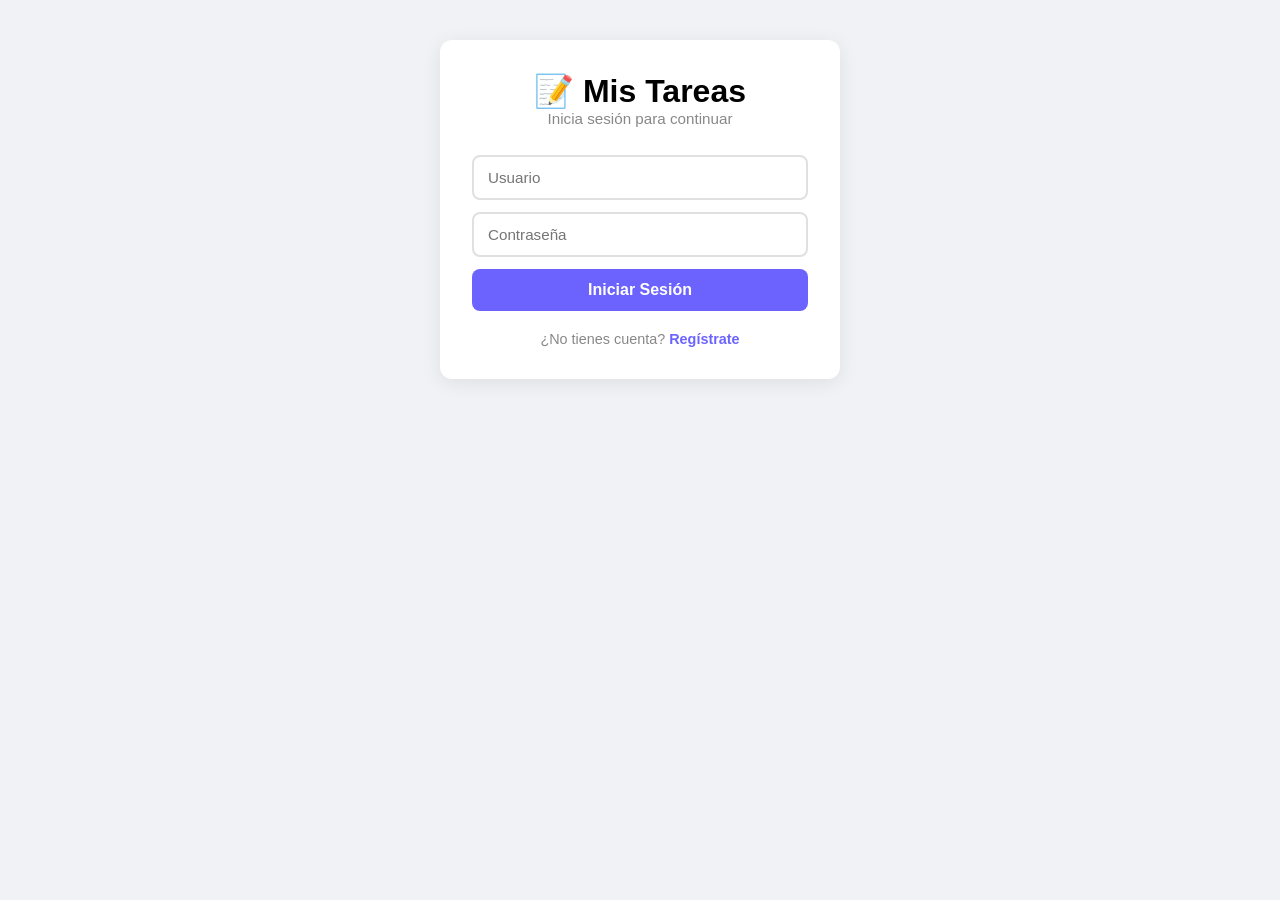
<file: templates/login.html>
<!DOCTYPE html>
<!-- ──────────────────────────────────────────────────────────
     login.html — Página de inicio de sesión
     Accesible sin autenticación — es el punto de entrada
     de la aplicación para usuarios no autenticados.
     
     Flujo:
     1. Usuario ingresa credenciales
     2. Se envían al backend /login via fetch (POST)
     3. Si son correctas → redirige a /
     4. Si son incorrectas → muestra mensaje de error
     ────────────────────────────────────────────────────────── -->
<html lang="es">
<head>
    <meta charset="UTF-8">
    <meta name="viewport" content="width=device-width, initial-scale=1.0">

    <!-- MEJORA 1 — Favicon consistente con el resto de la app -->
    <link rel="icon" href="data:image/svg+xml,<svg xmlns='http://www.w3.org/2000/svg'><text y='32' font-size='32'>📝</text></svg>">

    <title>Iniciar Sesión — Mis Tareas</title>
    <link rel="stylesheet" href="/static/style.css">
</head>
<body>
    <div class="container auth-container">
        <h1>📝 Mis Tareas</h1>
        <p class="auth-subtitle">Inicia sesión para continuar</p>

        <!-- Contenedor de error — oculto por defecto mediante CSS
             Se muestra solo cuando hay un error de autenticación -->
        <div id="error-msg" class="error-msg"></div>

        <!-- ── Formulario de login ─────────────────────────────
             No usamos <form> para evitar el comportamiento
             por defecto del navegador (recarga de página).
             En su lugar manejamos el submit con JavaScript.
        ──────────────────────────────────────────────────── -->
        <div class="auth-form">
            <!-- MEJORA 2 — autocomplete ayuda al navegador a
                 sugerir credenciales guardadas -->
            <input type="text"
                   id="username"
                   placeholder="Usuario"
                   autocomplete="username" />

            <!-- MEJORA 2 — autocomplete="current-password" activa
                 el gestor de contraseñas del navegador -->
            <input type="password"
                   id="password"
                   placeholder="Contraseña"
                   autocomplete="current-password" />

            <!-- MEJORA 3 — id en el botón para poder deshabilitarlo
                 mientras se procesa la petición al backend -->
            <button id="btn-login" onclick="iniciarSesion()">Iniciar Sesión</button>
        </div>

        <p class="auth-link">¿No tienes cuenta? <a href="/registro">Regístrate</a></p>
    </div>

    <script>
        async function iniciarSesion() {
            const username = document.getElementById("username").value.trim();
            const password = document.getElementById("password").value.trim();
            const errorMsg = document.getElementById("error-msg");
            const btnLogin = document.getElementById("btn-login");

            // Ocultar error anterior antes de intentar de nuevo
            errorMsg.style.display = "none";

            // Validación básica en el frontend antes de llamar al backend
            if (!username || !password) {
                errorMsg.textContent = "Completa todos los campos";
                errorMsg.style.display = "block";
                return;
            }

            // MEJORA 3 — Deshabilitar el botón mientras se procesa
            // Evita que el usuario haga click múltiples veces
            btnLogin.disabled = true;
            btnLogin.textContent = "Iniciando...";

            try {
                const res = await fetch("/login", {
                    method: "POST",
                    headers: { "Content-Type": "application/json" },
                    body: JSON.stringify({ username, password })
                });

                if (res.ok) {
                    // Credenciales correctas → redirigir a la app principal
                    window.location.href = "/";
                } else {
                    // Credenciales incorrectas → mostrar error del backend
                    const data = await res.json();
                    errorMsg.textContent = data.error;
                    errorMsg.style.display = "block";
                }
            } catch (error) {
                // MEJORA 4 — Manejo de error de red
                // Si el servidor no responde, mostramos un mensaje claro
                errorMsg.textContent = "Error de conexión. Intenta de nuevo.";
                errorMsg.style.display = "block";
            } finally {
                // MEJORA 3 — Rehabilitar el botón siempre al terminar
                // "finally" se ejecuta sin importar si hubo error o no
                btnLogin.disabled = false;
                btnLogin.textContent = "Iniciar Sesión";
            }
        }

        // Permitir iniciar sesión presionando Enter en cualquier campo
        document.addEventListener("keypress", e => {
            if (e.key === "Enter") iniciarSesion();
        });
    </script>
</body>
</html>
</file>
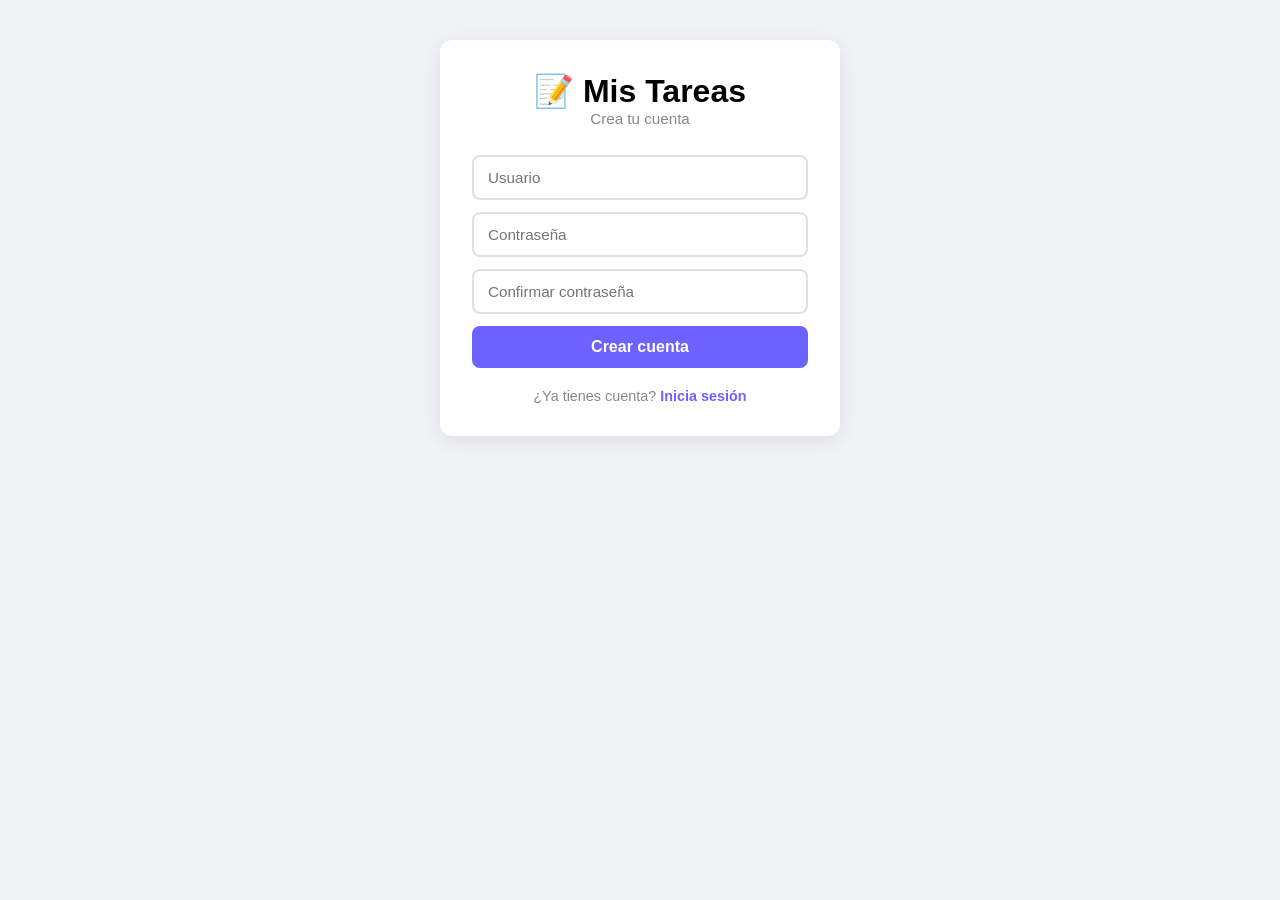
<file: templates/registro.html>
<!DOCTYPE html>
<!-- ──────────────────────────────────────────────────────────
     registro.html — Página de registro de nuevos usuarios
     Accesible sin autenticación.
     
     Flujo:
     1. Usuario ingresa username y contraseña (x2)
     2. Se valida en frontend que las contraseñas coincidan
     3. Se envían al backend /registro via fetch (POST)
     4. Si es exitoso → redirige a /login después de 1.5s
     5. Si falla → muestra mensaje de error
     ────────────────────────────────────────────────────────── -->
<html lang="es">
<head>
    <meta charset="UTF-8">
    <meta name="viewport" content="width=device-width, initial-scale=1.0">

    <!-- MEJORA 1 — Favicon consistente con el resto de la app -->
    <link rel="icon" href="data:image/svg+xml,<svg xmlns='http://www.w3.org/2000/svg'><text y='32' font-size='32'>📝</text></svg>">

    <title>Registro — Mis Tareas</title>
    <link rel="stylesheet" href="/static/style.css">
</head>
<body>
    <div class="container auth-container">
        <h1>📝 Mis Tareas</h1>
        <p class="auth-subtitle">Crea tu cuenta</p>

        <!-- Contenedores de mensajes — ocultos por defecto mediante CSS
             error-msg   → se muestra cuando hay un error
             success-msg → se muestra cuando el registro es exitoso -->
        <div id="error-msg" class="error-msg"></div>
        <div id="success-msg" class="success-msg"></div>

        <!-- ── Formulario de registro ──────────────────────────
             No usamos <form> para evitar el comportamiento
             por defecto del navegador (recarga de página).
             En su lugar manejamos el submit con JavaScript.
        ──────────────────────────────────────────────────── -->
        <div class="auth-form">
            <!-- MEJORA 2 — autocomplete ayuda al navegador a
                 sugerir un nombre de usuario -->
            <input type="text"
                   id="username"
                   placeholder="Usuario"
                   maxlength="100"
                   autocomplete="username" />

            <!-- MEJORA 2 — autocomplete="new-password" indica al
                 navegador que es una contraseña nueva, no una guardada -->
            <input type="password"
                   id="password"
                   placeholder="Contraseña"
                   autocomplete="new-password" />

            <input type="password"
                   id="password2"
                   placeholder="Confirmar contraseña"
                   autocomplete="new-password" />

            <!-- MEJORA 3 — id en el botón para deshabilitarlo
                 mientras se procesa la petición al backend -->
            <button id="btn-registro" onclick="registrarse()">Crear cuenta</button>
        </div>

        <p class="auth-link">¿Ya tienes cuenta? <a href="/login">Inicia sesión</a></p>
    </div>

    <script>
        async function registrarse() {
            const username = document.getElementById("username").value.trim();
            const password = document.getElementById("password").value.trim();
            const password2 = document.getElementById("password2").value.trim();
            const errorMsg = document.getElementById("error-msg");
            const successMsg = document.getElementById("success-msg");
            const btnRegistro = document.getElementById("btn-registro");

            // Ocultar mensajes anteriores antes de validar de nuevo
            errorMsg.style.display = "none";
            successMsg.style.display = "none";

            // ── Validaciones en el frontend ────────────────────
            // Estas validaciones son rápidas y evitan llamadas
            // innecesarias al backend

            // Validar que todos los campos estén llenos
            if (!username || !password || !password2) {
                errorMsg.textContent = "Completa todos los campos";
                errorMsg.style.display = "block";
                return;
            }

            // MEJORA 4 — Validar largo mínimo de contraseña
            // Una contraseña muy corta es insegura
            if (password.length < 6) {
                errorMsg.textContent = "La contraseña debe tener al menos 6 caracteres";
                errorMsg.style.display = "block";
                return;
            }

            // Validar que ambas contraseñas coincidan
            if (password !== password2) {
                errorMsg.textContent = "Las contraseñas no coinciden";
                errorMsg.style.display = "block";
                return;
            }

            // MEJORA 3 — Deshabilitar botón mientras se procesa
            // Evita que el usuario haga click múltiples veces
            btnRegistro.disabled = true;
            btnRegistro.textContent = "Creando cuenta...";

            try {
                const res = await fetch("/registro", {
                    method: "POST",
                    headers: { "Content-Type": "application/json" },
                    body: JSON.stringify({ username, password })
                });

                if (res.ok) {
                    // Registro exitoso → mostrar mensaje y redirigir al login
                    successMsg.textContent = "¡Cuenta creada! Redirigiendo...";
                    successMsg.style.display = "block";
                    setTimeout(() => window.location.href = "/login", 1500);
                } else {
                    // Error del backend → mostrar mensaje (ej: usuario ya existe)
                    const data = await res.json();
                    errorMsg.textContent = data.error;
                    errorMsg.style.display = "block";
                }
            } catch (error) {
                // MEJORA 5 — Manejo de error de red
                // Si el servidor no responde mostramos un mensaje claro
                errorMsg.textContent = "Error de conexión. Intenta de nuevo.";
                errorMsg.style.display = "block";
            } finally {
                // MEJORA 3 — Rehabilitar el botón siempre al terminar
                // "finally" se ejecuta sin importar si hubo error o no
                btnRegistro.disabled = false;
                btnRegistro.textContent = "Crear cuenta";
            }
        }

        // Permitir registrarse presionando Enter en cualquier campo
        document.addEventListener("keypress", e => {
            if (e.key === "Enter") registrarse();
        });
    </script>
</body>
</html>
</file>
<file: static/style.css>
/* ──────────────────────────────────────────────────────────────
   style.css — Estilos globales de la aplicación
   Organizado en secciones:
   1. Reset y variables
   2. Base (body y container)
   3. Header
   4. Formulario de nueva tarea
   5. Contador
   6. Filtros
   7. Búsqueda y orden
   8. Lista de tareas
   9. Botones de acción
   10. Etiquetas (fecha, prioridad)
   11. Categorías
   12. Autenticación (login y registro)
   13. Notificaciones
────────────────────────────────────────────────────────────── */


/* ── 1. Reset y variables ─────────────────────────────────────
   MEJORA 1 — Variables CSS centralizadas
   Definir colores como variables permite cambiar el tema
   completo de la app modificando solo esta sección.
   Por ejemplo cambiar --color-primary cambia todos los
   elementos morados de una sola vez.
────────────────────────────────────────────────────────────── */
:root {
    --color-primary:     #6c63ff;   /* Morado principal */
    --color-primary-dark:#574fd6;   /* Morado oscuro para hover */
    --color-success:     #4caf50;   /* Verde para completar */
    --color-warning:     #ff9800;   /* Naranja para editar/pendientes */
    --color-danger:      #ef5350;   /* Rojo para eliminar/logout */
    --color-text:        #1a1a2e;   /* Texto principal oscuro */
    --color-text-light:  #555;      /* Texto secundario */
    --color-border:      #e0e0e0;   /* Bordes grises */
    --color-bg:          #f0f2f5;   /* Fondo de la página */
    --border-radius:     8px;       /* Radio de bordes estándar */
    --transition:        0.2s;      /* Duración de transiciones */
}

/* Reset básico — elimina márgenes y paddings por defecto
   box-sizing: border-box hace que padding y border no
   aumenten el tamaño total de los elementos */
* {
    box-sizing: border-box;
    margin: 0;
    padding: 0;
}


/* ── 2. Base ──────────────────────────────────────────────────
   El body usa flexbox para centrar el contenedor horizontal
   y verticalmente en la página.
────────────────────────────────────────────────────────────── */
body {
    font-family: 'Segoe UI', sans-serif;
    background: var(--color-bg);
    display: flex;
    justify-content: center;
    padding: 40px 16px;
    min-height: 100vh;
}

/* Contenedor principal — tarjeta blanca centrada */
.container {
    background: white;
    border-radius: 12px;
    padding: 32px;
    width: 100%;
    max-width: 700px;
    box-shadow: 0 4px 20px rgba(0,0,0,0.08);
    height: fit-content;
}


/* ── 3. Header ────────────────────────────────────────────────
   Fila superior con el título de la app y la info del usuario.
   space-between separa el título a la izquierda y el usuario
   a la derecha.
────────────────────────────────────────────────────────────── */
.header {
    display: flex;
    justify-content: space-between;
    align-items: center;
    margin-bottom: 24px;
    width: 100%;
}

.header h1 {
    color: var(--color-text);
    font-size: 1.6rem;
    margin-bottom: 0;
}

.user-info {
    display: flex;
    align-items: center;
    gap: 8px;
    font-size: 0.85rem;
    color: var(--color-text-light);
    white-space: nowrap;  /* Evita que el nombre se parta en dos líneas */
}

.btn-logout {
    background: var(--color-danger);
    color: white;
    padding: 6px 12px;
    border-radius: var(--border-radius);
    text-decoration: none;
    font-size: 0.85rem;
    transition: background var(--transition);
}

.btn-logout:hover { background: #c62828; }


/* ── 4. Formulario de nueva tarea ─────────────────────────────
   flex-wrap permite que los elementos pasen a la siguiente
   línea en pantallas pequeñas en lugar de desbordarse.
────────────────────────────────────────────────────────────── */
.input-group {
    display: flex;
    flex-wrap: wrap;
    gap: 8px;
    margin-bottom: 20px;
}

/* El input de texto ocupa el doble de espacio que los demás */
.input-group input[type="text"] {
    flex: 2;
    min-width: 160px;
    padding: 10px 14px;
    border: 2px solid var(--color-border);
    border-radius: var(--border-radius);
    font-size: 0.95rem;
    outline: none;
    transition: border var(--transition);
}

.input-group input[type="text"]:focus { border-color: var(--color-primary); }

.input-group button {
    flex: 1;
    min-width: 100px;
}

/* ── Inputs y selects generales ── */
input[type="date"] {
    padding: 10px 14px;
    border: 2px solid var(--color-border);
    border-radius: var(--border-radius);
    font-size: 0.95rem;
    outline: none;
    cursor: pointer;
    transition: border var(--transition);
}

input[type="date"]:focus { border-color: var(--color-primary); }

select {
    padding: 10px 14px;
    border: 2px solid var(--color-border);
    border-radius: var(--border-radius);
    font-size: 0.95rem;
    outline: none;
    cursor: pointer;
    background: white;
    transition: border var(--transition);
}

select:focus { border-color: var(--color-primary); }

/* Estilo base de todos los botones */
button {
    background: var(--color-primary);
    color: white;
    border: none;
    padding: 10px 18px;
    border-radius: var(--border-radius);
    cursor: pointer;
    font-size: 0.95rem;
    transition: background var(--transition);
}

button:hover { background: var(--color-primary-dark); }


/* ── 5. Contador ──────────────────────────────────────────────
   Tres tarjetas que muestran el total, pendientes y completadas.
   Cada una tiene su propio color para identificarse rápidamente.
────────────────────────────────────────────────────────────── */
.contador {
    display: flex;
    gap: 12px;
    margin-bottom: 20px;
}

.contador-item {
    flex: 1;
    text-align: center;
    padding: 12px;
    border-radius: 10px;
    background: #f5f5f5;
    border: 2px solid var(--color-border);
}

/* Número grande dentro de cada tarjeta del contador */
.contador-item span {
    display: block;
    font-size: 1.6rem;
    font-weight: 700;
    color: var(--color-text);
}

/* Etiqueta pequeña debajo del número */
.contador-item label {
    font-size: 0.75rem;
    color: #888;
    text-transform: uppercase;
    letter-spacing: 0.5px;
}

/* Tarjeta de pendientes — naranja */
.contador-item.pendiente {
    border-color: var(--color-warning);
    background: #fff8e1;
}

.contador-item.pendiente span { color: #e65100; }

/* Tarjeta de completadas — verde */
.contador-item.completada-cnt {
    border-color: var(--color-success);
    background: #e8f5e9;
}

.contador-item.completada-cnt span { color: #2e7d32; }


/* ── 6. Filtros ───────────────────────────────────────────────
   Tres botones que filtran la lista por estado.
   El botón activo se resalta con el color primario.
────────────────────────────────────────────────────────────── */
.filtros {
    display: flex;
    gap: 8px;
    margin-bottom: 20px;
}

.btn-filtro {
    flex: 1;
    background: #f0f2f5;
    color: var(--color-text-light);
    border: 2px solid var(--color-border);
    padding: 8px 12px;
    border-radius: var(--border-radius);
    font-size: 0.85rem;
    cursor: pointer;
    transition: all var(--transition);
}

.btn-filtro:hover {
    border-color: var(--color-primary);
    color: var(--color-primary);
}

/* Botón seleccionado actualmente */
.btn-filtro.activo {
    background: var(--color-primary);
    color: white;
    border-color: var(--color-primary);
}


/* ── 7. Búsqueda y orden ──────────────────────────────────────
   Input de búsqueda y selector de orden en la misma fila.
   El input ocupa más espacio que el selector (flex: 1).
────────────────────────────────────────────────────────────── */
.busqueda-orden {
    display: flex;
    gap: 8px;
    margin-bottom: 20px;
}

.busqueda-orden input {
    flex: 1;
    padding: 10px 14px;
    border: 2px solid var(--color-border);
    border-radius: var(--border-radius);
    font-size: 0.95rem;
    outline: none;
    transition: border var(--transition);
}

.busqueda-orden input:focus { border-color: var(--color-primary); }

.busqueda-orden select {
    padding: 10px 14px;
    font-size: 0.85rem;
}


/* ── 8. Lista de tareas ───────────────────────────────────────
   Cada tarea es un <li> con flexbox para alinear sus elementos.
   flex-wrap permite que los botones pasen a la siguiente línea
   en tareas con títulos muy largos.
────────────────────────────────────────────────────────────── */
ul {
    list-style: none;
    display: flex;
    flex-direction: column;
    gap: 10px;
}

li {
    display: flex;
    align-items: center;
    flex-wrap: wrap;
    gap: 8px;
    padding: 12px 14px;
    border: 2px solid var(--color-border);
    border-radius: var(--border-radius);
    transition: all var(--transition);
}

/* Tarea completada — fondo verde claro y texto tachado */
li.completada {
    background: #f6fff8;
    border-color: #b2dfdb;
    opacity: 0.7;
}

li span {
    font-size: 0.95rem;
    color: #333;
}

/* El título ocupa todo el espacio disponible */
.titulo {
    flex: 1;
    min-width: 120px;
}

/* Texto tachado para tareas completadas */
li.completada span {
    text-decoration: line-through;
    color: #999;
}


/* ── 9. Botones de acción ─────────────────────────────────────
   Botones pequeños dentro de cada tarea.
   Heredan el estilo base del botón pero con colores propios.
────────────────────────────────────────────────────────────── */
.btn-completar {
    background: var(--color-success);
    padding: 6px 12px;
    font-size: 0.8rem;
}

.btn-editar {
    background: var(--color-warning);
    padding: 6px 12px;
    font-size: 0.8rem;
}

.btn-editar:hover { background: #e65100; }

.btn-eliminar {
    background: var(--color-danger);
    padding: 6px 12px;
    font-size: 0.8rem;
}

/* Input que reemplaza al título cuando se edita una tarea */
.input-editar {
    flex: 1;
    padding: 4px 8px;
    border: 2px solid var(--color-primary);
    border-radius: 6px;
    font-size: 0.95rem;
    outline: none;
}


/* ── 10. Etiquetas ────────────────────────────────────────────
   Píldoras de color que muestran la fecha y la prioridad.
   border-radius: 20px les da la forma redondeada característica.
────────────────────────────────────────────────────────────── */
.fecha {
    font-size: 0.8rem;
    color: var(--color-primary);
    background: #f0eeff;
    padding: 3px 8px;
    border-radius: 20px;
    white-space: nowrap;
}

.prioridad {
    font-size: 0.8rem;
    padding: 3px 8px;
    border-radius: 20px;
    white-space: nowrap;
    font-weight: 600;
}

/* Colores específicos por nivel de prioridad */
.prioridad-alta  { background: #ffe5e5; color: #c62828; }
.prioridad-media { background: #fff8e1; color: #f57f17; }
.prioridad-baja  { background: #e8f5e9; color: #2e7d32; }


/* ── 11. Categorías ───────────────────────────────────────────
   Encabezados que separan las tareas por categoría.
   border: none sobreescribe el borde del li genérico.
────────────────────────────────────────────────────────────── */
.categoria-header {
    background: none;
    border: none;
    padding: 16px 0 6px 0;
    font-weight: 700;
    font-size: 0.95rem;
    color: var(--color-primary);
    letter-spacing: 0.5px;
    text-transform: uppercase;
    border-bottom: 2px solid var(--color-border);
    margin-top: 8px;
}

/* Mensaje cuando no hay tareas que mostrar */
.vacio {
    text-align: center;
    color: #aaa;
    padding: 32px 0;
    font-size: 0.95rem;
    border: none;
    background: none;
}


/* ── 12. Autenticación ────────────────────────────────────────
   Estilos compartidos entre login.html y registro.html.
   El contenedor es más angosto que el principal (400px vs 700px).
────────────────────────────────────────────────────────────── */
.auth-container {
    max-width: 400px;
    text-align: center;
}

.auth-subtitle {
    color: #888;
    margin-bottom: 28px;
    font-size: 0.95rem;
}

/* Formulario vertical con inputs apilados */
.auth-form {
    display: flex;
    flex-direction: column;
    gap: 12px;
    margin-bottom: 20px;
}

.auth-form input {
    width: 100%;
    padding: 12px 14px;
    border: 2px solid var(--color-border);
    border-radius: var(--border-radius);
    font-size: 0.95rem;
    outline: none;
    transition: border var(--transition);
}

.auth-form input:focus { border-color: var(--color-primary); }

.auth-form button {
    padding: 12px;
    font-size: 1rem;
    font-weight: 600;
}

/* Enlace para cambiar entre login y registro */
.auth-link {
    color: #888;
    font-size: 0.9rem;
}

.auth-link a {
    color: var(--color-primary);
    text-decoration: none;
    font-weight: 600;
}

.auth-link a:hover { text-decoration: underline; }

/* Mensaje de error — fondo rojo claro, oculto por defecto */
.error-msg {
    background: #ffe5e5;
    color: #c62828;
    padding: 10px 14px;
    border-radius: var(--border-radius);
    margin-bottom: 16px;
    font-size: 0.9rem;
    display: none;
}

/* Mensaje de éxito — fondo verde claro, oculto por defecto */
.success-msg {
    background: #e8f5e9;
    color: #2e7d32;
    padding: 10px 14px;
    border-radius: var(--border-radius);
    margin-bottom: 16px;
    font-size: 0.9rem;
    display: none;
}


/* ── 13. Notificaciones ───────────────────────────────────────
   Mensajes temporales que aparecen en la esquina inferior
   derecha al realizar acciones como agregar, completar
   o eliminar tareas. Se crean dinámicamente desde script.js
   y desaparecen solos después de 3 segundos.
────────────────────────────────────────────────────────────── */
.notificacion {
    position: fixed;        /* Se posiciona relativo a la ventana */
    bottom: 24px;
    right: 24px;
    padding: 12px 20px;
    border-radius: var(--border-radius);
    font-size: 0.9rem;
    font-weight: 600;
    box-shadow: 0 4px 12px rgba(0,0,0,0.15);
    animation: fadeIn 0.3s ease;
    z-index: 1000;          /* Siempre encima de otros elementos */
}

.notificacion-exito {
    background: #e8f5e9;
    color: #2e7d32;
    border: 2px solid var(--color-success);
}

.notificacion-error {
    background: #ffe5e5;
    color: #c62828;
    border: 2px solid var(--color-danger);
}

/* Animación de entrada — aparece desde abajo */
@keyframes fadeIn {
    from { opacity: 0; transform: translateY(10px); }
    to   { opacity: 1; transform: translateY(0); }
}
</file>
